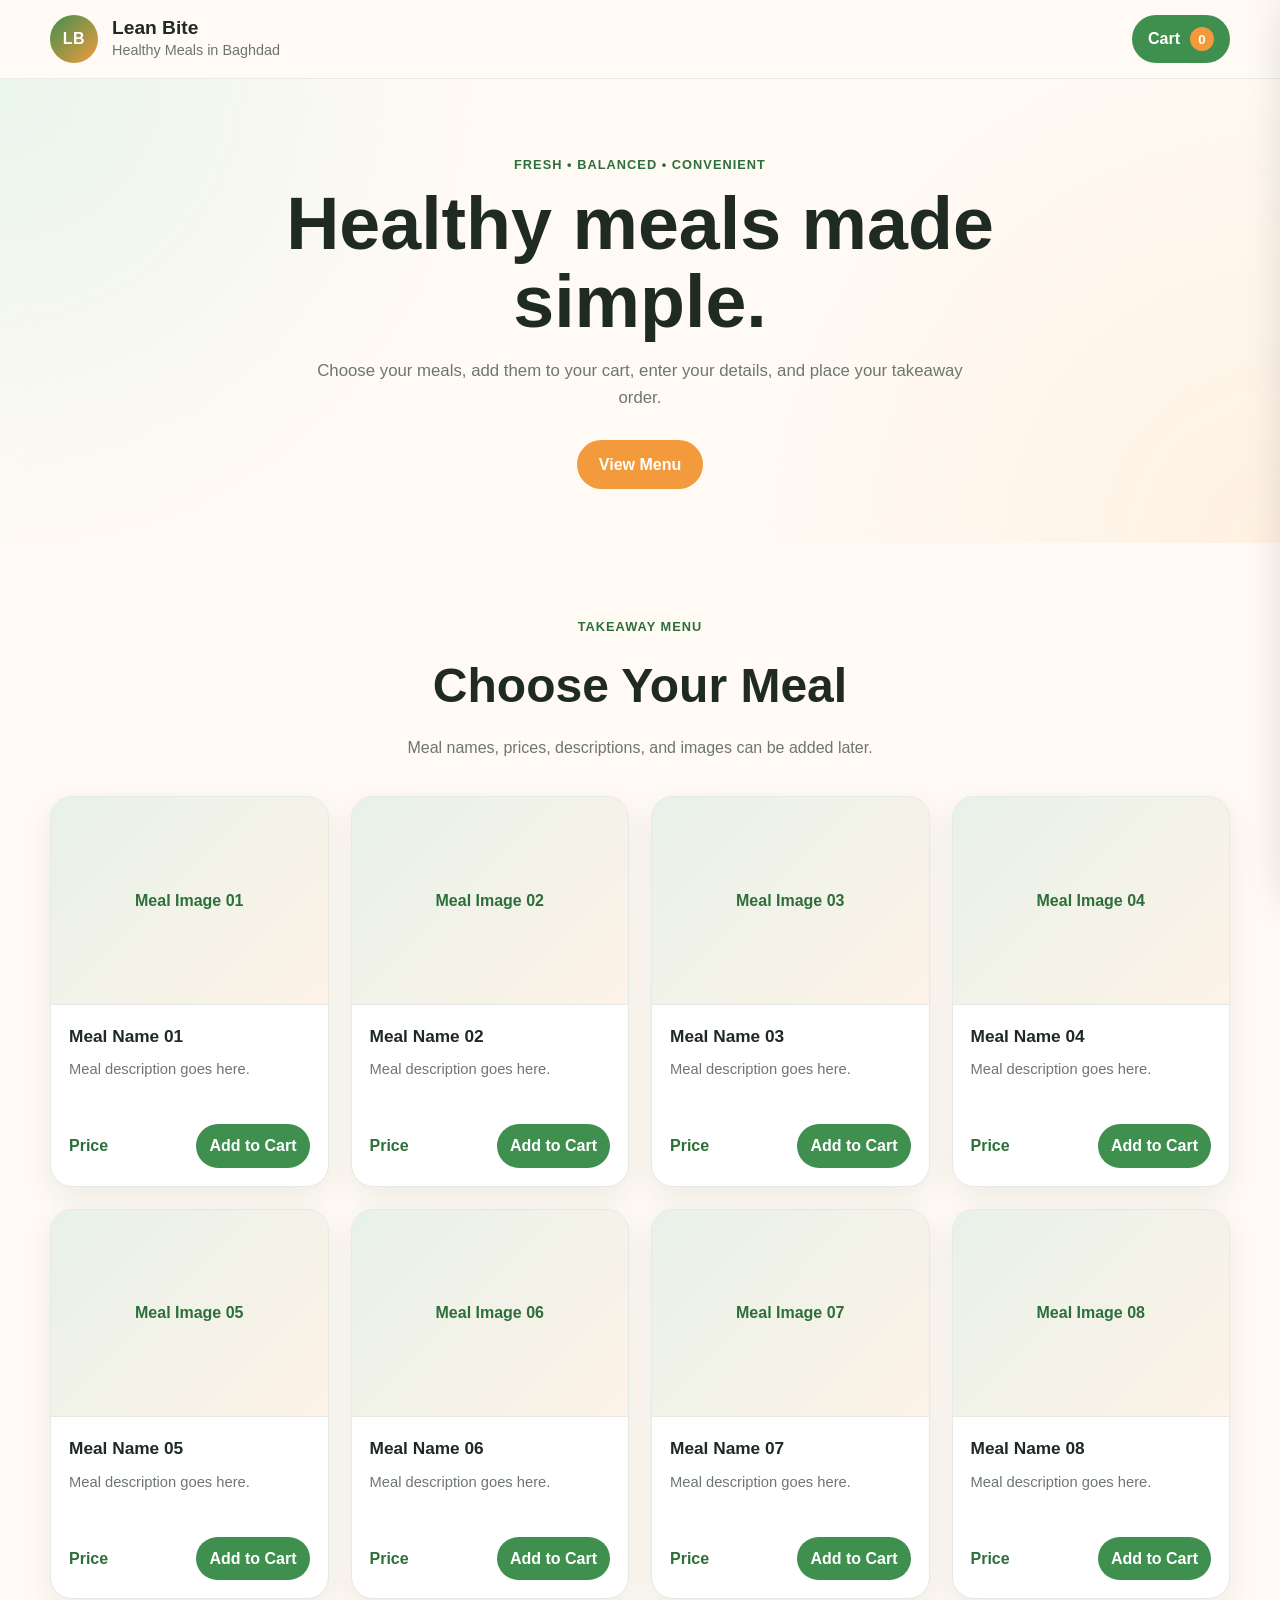
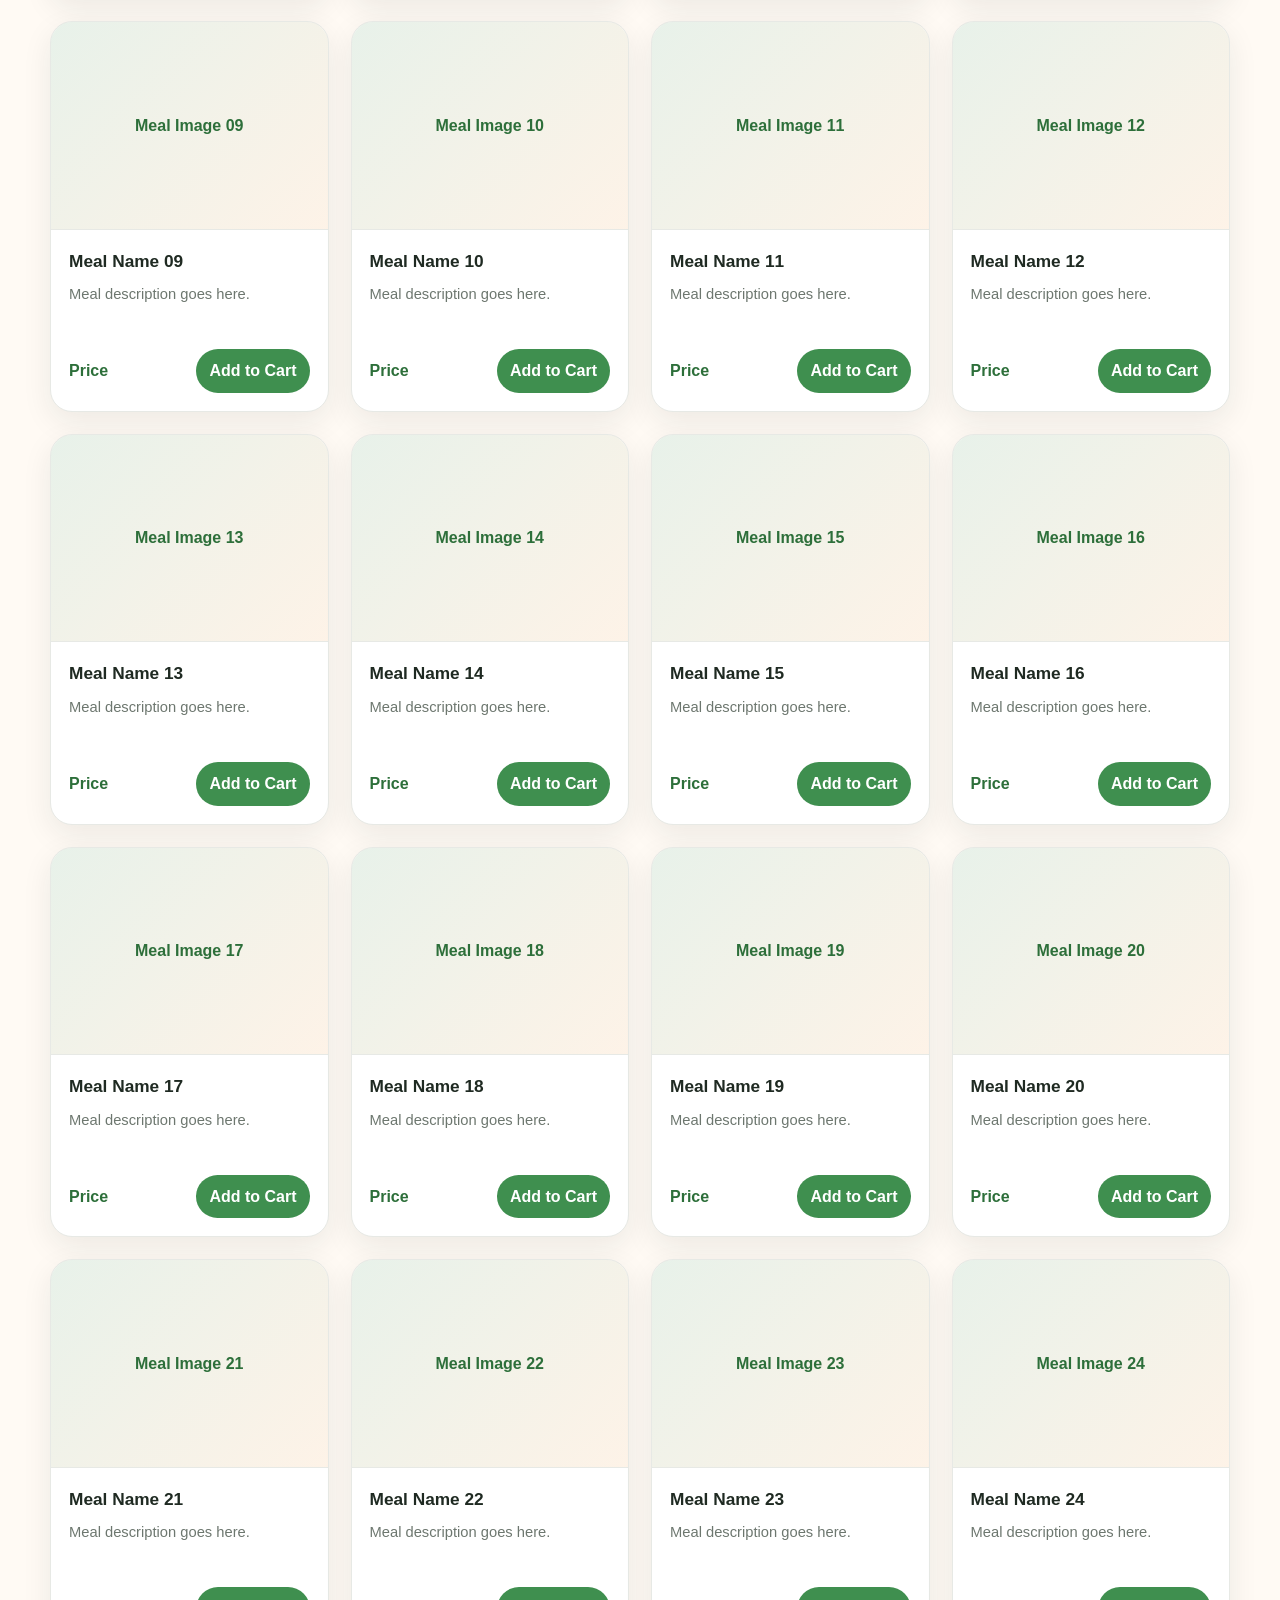
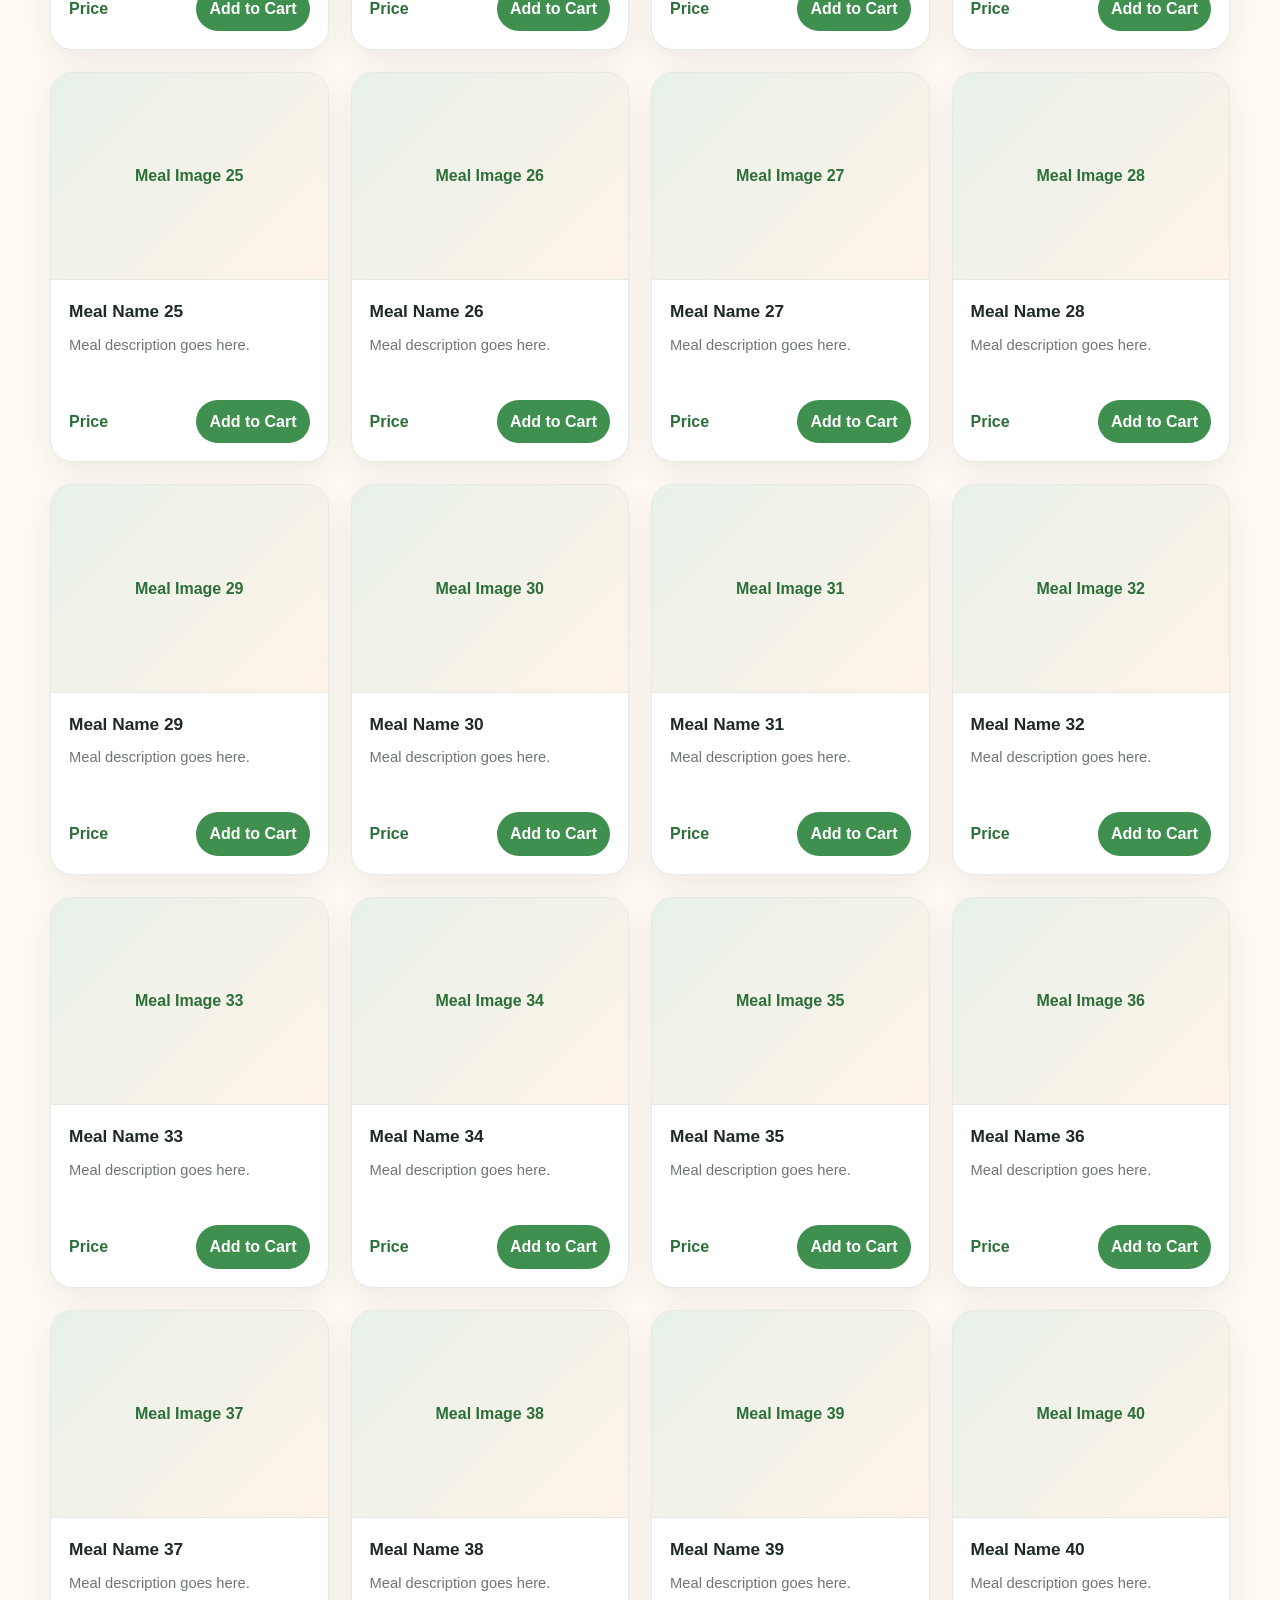
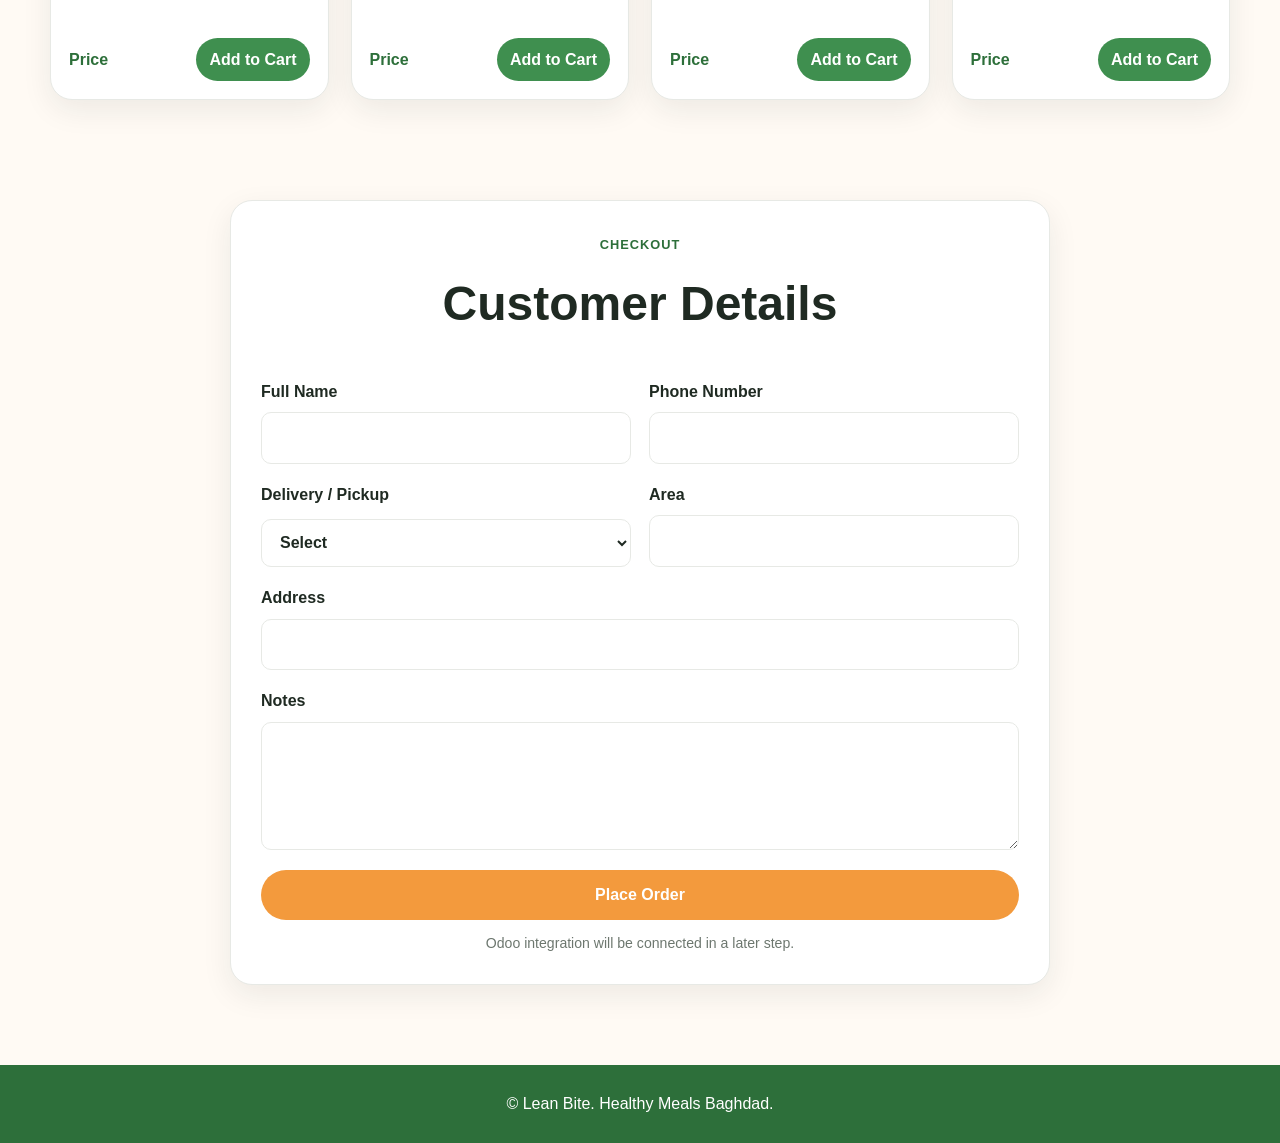
<file: index.html>
<!DOCTYPE html>
<html lang="en">
<head>
  <meta charset="UTF-8" />
  <meta name="viewport" content="width=device-width, initial-scale=1.0" />
  <meta
    name="description"
    content="Lean Bite Baghdad takeaway menu for healthy meals."
  />
  <title>Lean Bite | Healthy Meals Baghdad</title>

  <!-- Brand styles -->
  <link rel="stylesheet" href="style.css" />
</head>

<body>
  <header class="site-header">
    <div class="container header-inner">
      <div class="brand">
        <span class="brand-mark">LB</span>
        <div>
          <h1>Lean Bite</h1>
          <p>Healthy Meals in Baghdad</p>
        </div>
      </div>

      <button class="cart-button" id="cartButton" type="button">
        Cart
        <span class="cart-count" id="cartCount">0</span>
      </button>
    </div>
  </header>

  <main>
    <section class="hero">
      <div class="container hero-inner">
        <p class="eyebrow">Fresh • Balanced • Convenient</p>
        <h2>Healthy meals made simple.</h2>
        <p>
          Choose your meals, add them to your cart, enter your details,
          and place your takeaway order.
        </p>

        <a class="primary-button" href="#menu">View Menu</a>
      </div>
    </section>

    <section class="menu-section" id="menu">
      <div class="container">
        <div class="section-heading">
          <p class="eyebrow">Takeaway Menu</p>
          <h2>Choose Your Meal</h2>
          <p>
            Meal names, prices, descriptions, and images can be added later.
          </p>
        </div>

        <div class="menu-grid">

          <!-- Meal 01 -->
          <article class="meal-card" data-meal-id="1">
            <div class="meal-image-placeholder">Meal Image 01</div>
            <div class="meal-content">
              <h3>Meal Name 01</h3>
              <p class="meal-description">Meal description goes here.</p>
              <div class="meal-footer">
                <span class="meal-price">Price</span>
                <button class="add-to-cart" type="button" data-meal-id="1">Add to Cart</button>
              </div>
            </div>
          </article>

          <!-- Meal 02 -->
          <article class="meal-card" data-meal-id="2">
            <div class="meal-image-placeholder">Meal Image 02</div>
            <div class="meal-content">
              <h3>Meal Name 02</h3>
              <p class="meal-description">Meal description goes here.</p>
              <div class="meal-footer">
                <span class="meal-price">Price</span>
                <button class="add-to-cart" type="button" data-meal-id="2">Add to Cart</button>
              </div>
            </div>
          </article>

          <!-- Meal 03 -->
          <article class="meal-card" data-meal-id="3">
            <div class="meal-image-placeholder">Meal Image 03</div>
            <div class="meal-content">
              <h3>Meal Name 03</h3>
              <p class="meal-description">Meal description goes here.</p>
              <div class="meal-footer">
                <span class="meal-price">Price</span>
                <button class="add-to-cart" type="button" data-meal-id="3">Add to Cart</button>
              </div>
            </div>
          </article>

          <!-- Meal 04 -->
          <article class="meal-card" data-meal-id="4">
            <div class="meal-image-placeholder">Meal Image 04</div>
            <div class="meal-content">
              <h3>Meal Name 04</h3>
              <p class="meal-description">Meal description goes here.</p>
              <div class="meal-footer">
                <span class="meal-price">Price</span>
                <button class="add-to-cart" type="button" data-meal-id="4">Add to Cart</button>
              </div>
            </div>
          </article>

          <!-- Meal 05 -->
          <article class="meal-card" data-meal-id="5">
            <div class="meal-image-placeholder">Meal Image 05</div>
            <div class="meal-content">
              <h3>Meal Name 05</h3>
              <p class="meal-description">Meal description goes here.</p>
              <div class="meal-footer">
                <span class="meal-price">Price</span>
                <button class="add-to-cart" type="button" data-meal-id="5">Add to Cart</button>
              </div>
            </div>
          </article>

          <!-- Meal 06 -->
          <article class="meal-card" data-meal-id="6">
            <div class="meal-image-placeholder">Meal Image 06</div>
            <div class="meal-content">
              <h3>Meal Name 06</h3>
              <p class="meal-description">Meal description goes here.</p>
              <div class="meal-footer">
                <span class="meal-price">Price</span>
                <button class="add-to-cart" type="button" data-meal-id="6">Add to Cart</button>
              </div>
            </div>
          </article>

          <!-- Meal 07 -->
          <article class="meal-card" data-meal-id="7">
            <div class="meal-image-placeholder">Meal Image 07</div>
            <div class="meal-content">
              <h3>Meal Name 07</h3>
              <p class="meal-description">Meal description goes here.</p>
              <div class="meal-footer">
                <span class="meal-price">Price</span>
                <button class="add-to-cart" type="button" data-meal-id="7">Add to Cart</button>
              </div>
            </div>
          </article>

          <!-- Meal 08 -->
          <article class="meal-card" data-meal-id="8">
            <div class="meal-image-placeholder">Meal Image 08</div>
            <div class="meal-content">
              <h3>Meal Name 08</h3>
              <p class="meal-description">Meal description goes here.</p>
              <div class="meal-footer">
                <span class="meal-price">Price</span>
                <button class="add-to-cart" type="button" data-meal-id="8">Add to Cart</button>
              </div>
            </div>
          </article>

          <!-- Meal 09 -->
          <article class="meal-card" data-meal-id="9">
            <div class="meal-image-placeholder">Meal Image 09</div>
            <div class="meal-content">
              <h3>Meal Name 09</h3>
              <p class="meal-description">Meal description goes here.</p>
              <div class="meal-footer">
                <span class="meal-price">Price</span>
                <button class="add-to-cart" type="button" data-meal-id="9">Add to Cart</button>
              </div>
            </div>
          </article>

          <!-- Meal 10 -->
          <article class="meal-card" data-meal-id="10">
            <div class="meal-image-placeholder">Meal Image 10</div>
            <div class="meal-content">
              <h3>Meal Name 10</h3>
              <p class="meal-description">Meal description goes here.</p>
              <div class="meal-footer">
                <span class="meal-price">Price</span>
                <button class="add-to-cart" type="button" data-meal-id="10">Add to Cart</button>
              </div>
            </div>
          </article>

          <!-- Meal 11 -->
          <article class="meal-card" data-meal-id="11">
            <div class="meal-image-placeholder">Meal Image 11</div>
            <div class="meal-content">
              <h3>Meal Name 11</h3>
              <p class="meal-description">Meal description goes here.</p>
              <div class="meal-footer">
                <span class="meal-price">Price</span>
                <button class="add-to-cart" type="button" data-meal-id="11">Add to Cart</button>
              </div>
            </div>
          </article>

          <!-- Meal 12 -->
          <article class="meal-card" data-meal-id="12">
            <div class="meal-image-placeholder">Meal Image 12</div>
            <div class="meal-content">
              <h3>Meal Name 12</h3>
              <p class="meal-description">Meal description goes here.</p>
              <div class="meal-footer">
                <span class="meal-price">Price</span>
                <button class="add-to-cart" type="button" data-meal-id="12">Add to Cart</button>
              </div>
            </div>
          </article>

          <!-- Meal 13 -->
          <article class="meal-card" data-meal-id="13">
            <div class="meal-image-placeholder">Meal Image 13</div>
            <div class="meal-content">
              <h3>Meal Name 13</h3>
              <p class="meal-description">Meal description goes here.</p>
              <div class="meal-footer">
                <span class="meal-price">Price</span>
                <button class="add-to-cart" type="button" data-meal-id="13">Add to Cart</button>
              </div>
            </div>
          </article>

          <!-- Meal 14 -->
          <article class="meal-card" data-meal-id="14">
            <div class="meal-image-placeholder">Meal Image 14</div>
            <div class="meal-content">
              <h3>Meal Name 14</h3>
              <p class="meal-description">Meal description goes here.</p>
              <div class="meal-footer">
                <span class="meal-price">Price</span>
                <button class="add-to-cart" type="button" data-meal-id="14">Add to Cart</button>
              </div>
            </div>
          </article>

          <!-- Meal 15 -->
          <article class="meal-card" data-meal-id="15">
            <div class="meal-image-placeholder">Meal Image 15</div>
            <div class="meal-content">
              <h3>Meal Name 15</h3>
              <p class="meal-description">Meal description goes here.</p>
              <div class="meal-footer">
                <span class="meal-price">Price</span>
                <button class="add-to-cart" type="button" data-meal-id="15">Add to Cart</button>
              </div>
            </div>
          </article>

          <!-- Meal 16 -->
          <article class="meal-card" data-meal-id="16">
            <div class="meal-image-placeholder">Meal Image 16</div>
            <div class="meal-content">
              <h3>Meal Name 16</h3>
              <p class="meal-description">Meal description goes here.</p>
              <div class="meal-footer">
                <span class="meal-price">Price</span>
                <button class="add-to-cart" type="button" data-meal-id="16">Add to Cart</button>
              </div>
            </div>
          </article>

          <!-- Meal 17 -->
          <article class="meal-card" data-meal-id="17">
            <div class="meal-image-placeholder">Meal Image 17</div>
            <div class="meal-content">
              <h3>Meal Name 17</h3>
              <p class="meal-description">Meal description goes here.</p>
              <div class="meal-footer">
                <span class="meal-price">Price</span>
                <button class="add-to-cart" type="button" data-meal-id="17">Add to Cart</button>
              </div>
            </div>
          </article>

          <!-- Meal 18 -->
          <article class="meal-card" data-meal-id="18">
            <div class="meal-image-placeholder">Meal Image 18</div>
            <div class="meal-content">
              <h3>Meal Name 18</h3>
              <p class="meal-description">Meal description goes here.</p>
              <div class="meal-footer">
                <span class="meal-price">Price</span>
                <button class="add-to-cart" type="button" data-meal-id="18">Add to Cart</button>
              </div>
            </div>
          </article>

          <!-- Meal 19 -->
          <article class="meal-card" data-meal-id="19">
            <div class="meal-image-placeholder">Meal Image 19</div>
            <div class="meal-content">
              <h3>Meal Name 19</h3>
              <p class="meal-description">Meal description goes here.</p>
              <div class="meal-footer">
                <span class="meal-price">Price</span>
                <button class="add-to-cart" type="button" data-meal-id="19">Add to Cart</button>
              </div>
            </div>
          </article>

          <!-- Meal 20 -->
          <article class="meal-card" data-meal-id="20">
            <div class="meal-image-placeholder">Meal Image 20</div>
            <div class="meal-content">
              <h3>Meal Name 20</h3>
              <p class="meal-description">Meal description goes here.</p>
              <div class="meal-footer">
                <span class="meal-price">Price</span>
                <button class="add-to-cart" type="button" data-meal-id="20">Add to Cart</button>
              </div>
            </div>
          </article>

          <!-- Meal 21 -->
          <article class="meal-card" data-meal-id="21">
            <div class="meal-image-placeholder">Meal Image 21</div>
            <div class="meal-content">
              <h3>Meal Name 21</h3>
              <p class="meal-description">Meal description goes here.</p>
              <div class="meal-footer">
                <span class="meal-price">Price</span>
                <button class="add-to-cart" type="button" data-meal-id="21">Add to Cart</button>
              </div>
            </div>
          </article>

          <!-- Meal 22 -->
          <article class="meal-card" data-meal-id="22">
            <div class="meal-image-placeholder">Meal Image 22</div>
            <div class="meal-content">
              <h3>Meal Name 22</h3>
              <p class="meal-description">Meal description goes here.</p>
              <div class="meal-footer">
                <span class="meal-price">Price</span>
                <button class="add-to-cart" type="button" data-meal-id="22">Add to Cart</button>
              </div>
            </div>
          </article>

          <!-- Meal 23 -->
          <article class="meal-card" data-meal-id="23">
            <div class="meal-image-placeholder">Meal Image 23</div>
            <div class="meal-content">
              <h3>Meal Name 23</h3>
              <p class="meal-description">Meal description goes here.</p>
              <div class="meal-footer">
                <span class="meal-price">Price</span>
                <button class="add-to-cart" type="button" data-meal-id="23">Add to Cart</button>
              </div>
            </div>
          </article>

          <!-- Meal 24 -->
          <article class="meal-card" data-meal-id="24">
            <div class="meal-image-placeholder">Meal Image 24</div>
            <div class="meal-content">
              <h3>Meal Name 24</h3>
              <p class="meal-description">Meal description goes here.</p>
              <div class="meal-footer">
                <span class="meal-price">Price</span>
                <button class="add-to-cart" type="button" data-meal-id="24">Add to Cart</button>
              </div>
            </div>
          </article>

          <!-- Meal 25 -->
          <article class="meal-card" data-meal-id="25">
            <div class="meal-image-placeholder">Meal Image 25</div>
            <div class="meal-content">
              <h3>Meal Name 25</h3>
              <p class="meal-description">Meal description goes here.</p>
              <div class="meal-footer">
                <span class="meal-price">Price</span>
                <button class="add-to-cart" type="button" data-meal-id="25">Add to Cart</button>
              </div>
            </div>
          </article>

          <!-- Meal 26 -->
          <article class="meal-card" data-meal-id="26">
            <div class="meal-image-placeholder">Meal Image 26</div>
            <div class="meal-content">
              <h3>Meal Name 26</h3>
              <p class="meal-description">Meal description goes here.</p>
              <div class="meal-footer">
                <span class="meal-price">Price</span>
                <button class="add-to-cart" type="button" data-meal-id="26">Add to Cart</button>
              </div>
            </div>
          </article>

          <!-- Meal 27 -->
          <article class="meal-card" data-meal-id="27">
            <div class="meal-image-placeholder">Meal Image 27</div>
            <div class="meal-content">
              <h3>Meal Name 27</h3>
              <p class="meal-description">Meal description goes here.</p>
              <div class="meal-footer">
                <span class="meal-price">Price</span>
                <button class="add-to-cart" type="button" data-meal-id="27">Add to Cart</button>
              </div>
            </div>
          </article>

          <!-- Meal 28 -->
          <article class="meal-card" data-meal-id="28">
            <div class="meal-image-placeholder">Meal Image 28</div>
            <div class="meal-content">
              <h3>Meal Name 28</h3>
              <p class="meal-description">Meal description goes here.</p>
              <div class="meal-footer">
                <span class="meal-price">Price</span>
                <button class="add-to-cart" type="button" data-meal-id="28">Add to Cart</button>
              </div>
            </div>
          </article>

          <!-- Meal 29 -->
          <article class="meal-card" data-meal-id="29">
            <div class="meal-image-placeholder">Meal Image 29</div>
            <div class="meal-content">
              <h3>Meal Name 29</h3>
              <p class="meal-description">Meal description goes here.</p>
              <div class="meal-footer">
                <span class="meal-price">Price</span>
                <button class="add-to-cart" type="button" data-meal-id="29">Add to Cart</button>
              </div>
            </div>
          </article>

          <!-- Meal 30 -->
          <article class="meal-card" data-meal-id="30">
            <div class="meal-image-placeholder">Meal Image 30</div>
            <div class="meal-content">
              <h3>Meal Name 30</h3>
              <p class="meal-description">Meal description goes here.</p>
              <div class="meal-footer">
                <span class="meal-price">Price</span>
                <button class="add-to-cart" type="button" data-meal-id="30">Add to Cart</button>
              </div>
            </div>
          </article>

          <!-- Meal 31 -->
          <article class="meal-card" data-meal-id="31">
            <div class="meal-image-placeholder">Meal Image 31</div>
            <div class="meal-content">
              <h3>Meal Name 31</h3>
              <p class="meal-description">Meal description goes here.</p>
              <div class="meal-footer">
                <span class="meal-price">Price</span>
                <button class="add-to-cart" type="button" data-meal-id="31">Add to Cart</button>
              </div>
            </div>
          </article>

          <!-- Meal 32 -->
          <article class="meal-card" data-meal-id="32">
            <div class="meal-image-placeholder">Meal Image 32</div>
            <div class="meal-content">
              <h3>Meal Name 32</h3>
              <p class="meal-description">Meal description goes here.</p>
              <div class="meal-footer">
                <span class="meal-price">Price</span>
                <button class="add-to-cart" type="button" data-meal-id="32">Add to Cart</button>
              </div>
            </div>
          </article>

          <!-- Meal 33 -->
          <article class="meal-card" data-meal-id="33">
            <div class="meal-image-placeholder">Meal Image 33</div>
            <div class="meal-content">
              <h3>Meal Name 33</h3>
              <p class="meal-description">Meal description goes here.</p>
              <div class="meal-footer">
                <span class="meal-price">Price</span>
                <button class="add-to-cart" type="button" data-meal-id="33">Add to Cart</button>
              </div>
            </div>
          </article>

          <!-- Meal 34 -->
          <article class="meal-card" data-meal-id="34">
            <div class="meal-image-placeholder">Meal Image 34</div>
            <div class="meal-content">
              <h3>Meal Name 34</h3>
              <p class="meal-description">Meal description goes here.</p>
              <div class="meal-footer">
                <span class="meal-price">Price</span>
                <button class="add-to-cart" type="button" data-meal-id="34">Add to Cart</button>
              </div>
            </div>
          </article>

          <!-- Meal 35 -->
          <article class="meal-card" data-meal-id="35">
            <div class="meal-image-placeholder">Meal Image 35</div>
            <div class="meal-content">
              <h3>Meal Name 35</h3>
              <p class="meal-description">Meal description goes here.</p>
              <div class="meal-footer">
                <span class="meal-price">Price</span>
                <button class="add-to-cart" type="button" data-meal-id="35">Add to Cart</button>
              </div>
            </div>
          </article>

          <!-- Meal 36 -->
          <article class="meal-card" data-meal-id="36">
            <div class="meal-image-placeholder">Meal Image 36</div>
            <div class="meal-content">
              <h3>Meal Name 36</h3>
              <p class="meal-description">Meal description goes here.</p>
              <div class="meal-footer">
                <span class="meal-price">Price</span>
                <button class="add-to-cart" type="button" data-meal-id="36">Add to Cart</button>
              </div>
            </div>
          </article>

          <!-- Meal 37 -->
          <article class="meal-card" data-meal-id="37">
            <div class="meal-image-placeholder">Meal Image 37</div>
            <div class="meal-content">
              <h3>Meal Name 37</h3>
              <p class="meal-description">Meal description goes here.</p>
              <div class="meal-footer">
                <span class="meal-price">Price</span>
                <button class="add-to-cart" type="button" data-meal-id="37">Add to Cart</button>
              </div>
            </div>
          </article>

          <!-- Meal 38 -->
          <article class="meal-card" data-meal-id="38">
            <div class="meal-image-placeholder">Meal Image 38</div>
            <div class="meal-content">
              <h3>Meal Name 38</h3>
              <p class="meal-description">Meal description goes here.</p>
              <div class="meal-footer">
                <span class="meal-price">Price</span>
                <button class="add-to-cart" type="button" data-meal-id="38">Add to Cart</button>
              </div>
            </div>
          </article>

          <!-- Meal 39 -->
          <article class="meal-card" data-meal-id="39">
            <div class="meal-image-placeholder">Meal Image 39</div>
            <div class="meal-content">
              <h3>Meal Name 39</h3>
              <p class="meal-description">Meal description goes here.</p>
              <div class="meal-footer">
                <span class="meal-price">Price</span>
                <button class="add-to-cart" type="button" data-meal-id="39">Add to Cart</button>
              </div>
            </div>
          </article>

          <!-- Meal 40 -->
          <article class="meal-card" data-meal-id="40">
            <div class="meal-image-placeholder">Meal Image 40</div>
            <div class="meal-content">
              <h3>Meal Name 40</h3>
              <p class="meal-description">Meal description goes here.</p>
              <div class="meal-footer">
                <span class="meal-price">Price</span>
                <button class="add-to-cart" type="button" data-meal-id="40">Add to Cart</button>
              </div>
            </div>
          </article>

        </div>
      </div>
    </section>

    <aside class="cart-panel" id="cartPanel" aria-hidden="true">
      <div class="cart-header">
        <h2>Your Cart</h2>
        <button id="closeCartButton" type="button" aria-label="Close cart">×</button>
      </div>

      <div class="cart-items" id="cartItems">
        <p class="empty-cart-message">Your cart is empty.</p>
      </div>

      <div class="cart-summary">
        <div class="summary-row">
          <span>Total</span>
          <strong id="cartTotal">0</strong>
        </div>
      </div>

      <button class="primary-button full-width" id="checkoutButton" type="button">
        Continue to Checkout
      </button>
    </aside>

    <div class="overlay" id="overlay" hidden></div>

    <section class="checkout-section" id="checkout">
      <div class="container checkout-card">
        <div class="section-heading">
          <p class="eyebrow">Checkout</p>
          <h2>Customer Details</h2>
        </div>

        <form id="checkoutForm">
          <div class="form-grid">
            <label>
              Full Name
              <input type="text" name="fullName" required />
            </label>

            <label>
              Phone Number
              <input type="tel" name="phone" required />
            </label>

            <label>
              Delivery / Pickup
              <select name="orderType" required>
                <option value="">Select</option>
                <option value="pickup">Pickup</option>
                <option value="delivery">Delivery</option>
              </select>
            </label>

            <label>
              Area
              <input type="text" name="area" />
            </label>

            <label class="full-width-field">
              Address
              <input type="text" name="address" />
            </label>

            <label class="full-width-field">
              Notes
              <textarea name="notes" rows="4"></textarea>
            </label>
          </div>

          <button class="primary-button full-width" type="submit">
            Place Order
          </button>

          <p class="form-note">
            Odoo integration will be connected in a later step.
          </p>
        </form>
      </div>
    </section>
  </main>

  <footer class="site-footer">
    <div class="container">
      <p>© Lean Bite. Healthy Meals Baghdad.</p>
    </div>
  </footer>

  <script src="js/app.js"></script>
</body>
</html>
</file>
<file: style.css>
/* Lean Bite - Single Menu Page */

:root {
  --green: #3f8f4f;
  --green-dark: #2d6f3a;
  --green-soft: #eaf5ec;
  --orange: #f39a3d;
  --orange-dark: #d77d22;
  --orange-soft: #fff1e2;
  --cream: #fffaf4;
  --white: #ffffff;
  --text: #1f2a22;
  --muted: #6d776f;
  --border: #e7e9e5;
  --shadow: 0 10px 30px rgba(31, 42, 34, 0.08);
  --radius-lg: 22px;
  --radius-md: 16px;
  --radius-sm: 10px;
  --container: 1180px;
}

* {
  margin: 0;
  padding: 0;
  box-sizing: border-box;
}

html {
  scroll-behavior: smooth;
}

body {
  font-family: Arial, Helvetica, sans-serif;
  background: var(--cream);
  color: var(--text);
  line-height: 1.6;
}

button,
input,
select,
textarea {
  font: inherit;
}

button,
a {
  -webkit-tap-highlight-color: transparent;
}

a {
  color: inherit;
  text-decoration: none;
}

.container {
  width: min(100% - 32px, var(--container));
  margin-inline: auto;
}

.site-header {
  position: sticky;
  top: 0;
  z-index: 50;
  background: rgba(255, 250, 244, 0.94);
  backdrop-filter: blur(12px);
  border-bottom: 1px solid rgba(63, 143, 79, 0.12);
}

.header-inner {
  min-height: 78px;
  display: flex;
  align-items: center;
  justify-content: space-between;
  gap: 24px;
}

.brand {
  display: flex;
  align-items: center;
  gap: 14px;
}

.brand-mark {
  width: 48px;
  height: 48px;
  display: grid;
  place-items: center;
  border-radius: 50%;
  background: linear-gradient(135deg, var(--green), var(--orange));
  color: var(--white);
  font-weight: 800;
  letter-spacing: 0.5px;
}

.brand h1 {
  font-size: 1.2rem;
  line-height: 1.2;
}

.brand p {
  color: var(--muted);
  font-size: 0.9rem;
}

.cart-button {
  border: 0;
  border-radius: 999px;
  padding: 11px 16px;
  display: inline-flex;
  align-items: center;
  gap: 10px;
  background: var(--green);
  color: var(--white);
  font-weight: 700;
  cursor: pointer;
  transition: 0.2s ease;
}

.cart-button:hover {
  background: var(--green-dark);
  transform: translateY(-1px);
}

.cart-count {
  min-width: 24px;
  height: 24px;
  display: inline-grid;
  place-items: center;
  border-radius: 50%;
  background: var(--orange);
  color: var(--white);
  font-size: 0.82rem;
}

.hero {
  padding: 72px 0 54px;
  background:
    radial-gradient(circle at top left, var(--green-soft), transparent 35%),
    radial-gradient(circle at bottom right, var(--orange-soft), transparent 38%),
    var(--cream);
}

.hero-inner {
  max-width: 760px;
  text-align: center;
}

.eyebrow {
  display: inline-block;
  margin-bottom: 10px;
  color: var(--green-dark);
  font-weight: 800;
  letter-spacing: 0.08em;
  text-transform: uppercase;
  font-size: 0.8rem;
}

.hero h2 {
  font-size: clamp(2.2rem, 6vw, 4.6rem);
  line-height: 1.05;
  margin-bottom: 18px;
}

.hero p:not(.eyebrow) {
  max-width: 650px;
  margin: 0 auto 28px;
  color: var(--muted);
  font-size: 1.05rem;
}

.primary-button {
  border: 0;
  display: inline-flex;
  align-items: center;
  justify-content: center;
  min-height: 46px;
  padding: 12px 22px;
  border-radius: 999px;
  background: var(--orange);
  color: var(--white);
  font-weight: 800;
  cursor: pointer;
  transition: 0.2s ease;
}

.primary-button:hover {
  background: var(--orange-dark);
  transform: translateY(-1px);
}

.menu-section {
  padding: 70px 0;
}

.section-heading {
  max-width: 700px;
  margin: 0 auto 36px;
  text-align: center;
}

.section-heading h2 {
  font-size: clamp(1.8rem, 4vw, 3rem);
  margin-bottom: 10px;
}

.section-heading p:not(.eyebrow) {
  color: var(--muted);
}

.menu-grid {
  display: grid;
  grid-template-columns: repeat(4, minmax(0, 1fr));
  gap: 22px;
}

.meal-card {
  overflow: hidden;
  background: var(--white);
  border: 1px solid var(--border);
  border-radius: var(--radius-lg);
  box-shadow: var(--shadow);
  transition: 0.2s ease;
}

.meal-card:hover {
  transform: translateY(-4px);
  box-shadow: 0 14px 34px rgba(31, 42, 34, 0.12);
}

.meal-image-placeholder {
  aspect-ratio: 4 / 3;
  display: grid;
  place-items: center;
  padding: 20px;
  text-align: center;
  color: var(--green-dark);
  font-weight: 800;
  background:
    linear-gradient(135deg, rgba(63, 143, 79, 0.12), rgba(243, 154, 61, 0.12));
  border-bottom: 1px solid var(--border);
}

.meal-content {
  padding: 18px;
}

.meal-content h3 {
  margin-bottom: 8px;
  font-size: 1.08rem;
}

.meal-description {
  min-height: 48px;
  margin-bottom: 18px;
  color: var(--muted);
  font-size: 0.92rem;
}

.meal-footer {
  display: flex;
  align-items: center;
  justify-content: space-between;
  gap: 12px;
}

.meal-price {
  color: var(--green-dark);
  font-weight: 800;
}

.add-to-cart {
  border: 0;
  border-radius: 999px;
  padding: 9px 13px;
  background: var(--green);
  color: var(--white);
  font-weight: 700;
  cursor: pointer;
  transition: 0.2s ease;
}

.add-to-cart:hover {
  background: var(--green-dark);
}

.cart-panel {
  position: fixed;
  top: 0;
  right: 0;
  z-index: 100;
  width: min(420px, 100%);
  height: 100vh;
  padding: 22px;
  background: var(--white);
  box-shadow: -16px 0 40px rgba(0, 0, 0, 0.14);
  transform: translateX(105%);
  transition: transform 0.28s ease;
  overflow-y: auto;
}

.cart-panel.is-open {
  transform: translateX(0);
}

.cart-header {
  display: flex;
  align-items: center;
  justify-content: space-between;
  margin-bottom: 22px;
}

.cart-header h2 {
  font-size: 1.45rem;
}

#closeCartButton {
  width: 38px;
  height: 38px;
  border: 0;
  border-radius: 50%;
  background: var(--green-soft);
  color: var(--green-dark);
  font-size: 1.5rem;
  cursor: pointer;
}

.cart-items {
  display: grid;
  gap: 12px;
  margin-bottom: 20px;
}

.empty-cart-message {
  padding: 22px;
  border-radius: var(--radius-md);
  background: #fafafa;
  color: var(--muted);
  text-align: center;
}

.cart-item {
  padding: 14px;
  border: 1px solid var(--border);
  border-radius: var(--radius-md);
  background: var(--white);
}

.cart-item-top,
.summary-row {
  display: flex;
  align-items: center;
  justify-content: space-between;
  gap: 14px;
}

.cart-item-name {
  font-weight: 800;
}

.cart-item-controls {
  margin-top: 10px;
  display: flex;
  align-items: center;
  gap: 8px;
}

.cart-item-controls button {
  width: 32px;
  height: 32px;
  border: 0;
  border-radius: 50%;
  background: var(--green-soft);
  color: var(--green-dark);
  cursor: pointer;
}

.cart-summary {
  margin: 22px 0;
  padding-top: 18px;
  border-top: 1px solid var(--border);
}

.full-width {
  width: 100%;
}

.overlay {
  position: fixed;
  inset: 0;
  z-index: 90;
  background: rgba(0, 0, 0, 0.34);
}

.checkout-section {
  padding: 30px 0 80px;
}

.checkout-card {
  max-width: 820px;
  padding: 30px;
  background: var(--white);
  border: 1px solid var(--border);
  border-radius: var(--radius-lg);
  box-shadow: var(--shadow);
}

.form-grid {
  display: grid;
  grid-template-columns: repeat(2, minmax(0, 1fr));
  gap: 18px;
  margin-bottom: 20px;
}

label {
  display: grid;
  gap: 8px;
  font-weight: 700;
}

input,
select,
textarea {
  width: 100%;
  border: 1px solid var(--border);
  border-radius: var(--radius-sm);
  background: var(--white);
  padding: 12px 14px;
  color: var(--text);
  outline: none;
  transition: 0.2s ease;
}

input:focus,
select:focus,
textarea:focus {
  border-color: var(--green);
  box-shadow: 0 0 0 3px rgba(63, 143, 79, 0.12);
}

.full-width-field {
  grid-column: 1 / -1;
}

.form-note {
  margin-top: 12px;
  color: var(--muted);
  font-size: 0.88rem;
  text-align: center;
}

.site-footer {
  padding: 26px 0;
  background: var(--green-dark);
  color: var(--white);
  text-align: center;
}

@media (max-width: 980px) {
  .menu-grid {
    grid-template-columns: repeat(3, minmax(0, 1fr));
  }
}

@media (max-width: 760px) {
  .header-inner {
    min-height: 70px;
  }

  .brand p {
    display: none;
  }

  .menu-grid {
    grid-template-columns: repeat(2, minmax(0, 1fr));
  }

  .form-grid {
    grid-template-columns: 1fr;
  }

  .full-width-field {
    grid-column: auto;
  }
}

@media (max-width: 520px) {
  .container {
    width: min(100% - 22px, var(--container));
  }

  .hero {
    padding: 54px 0 42px;
  }

  .menu-grid {
    grid-template-columns: 1fr;
  }

  .meal-description {
    min-height: auto;
  }

  .checkout-card {
    padding: 22px;
  }
}
</file>
